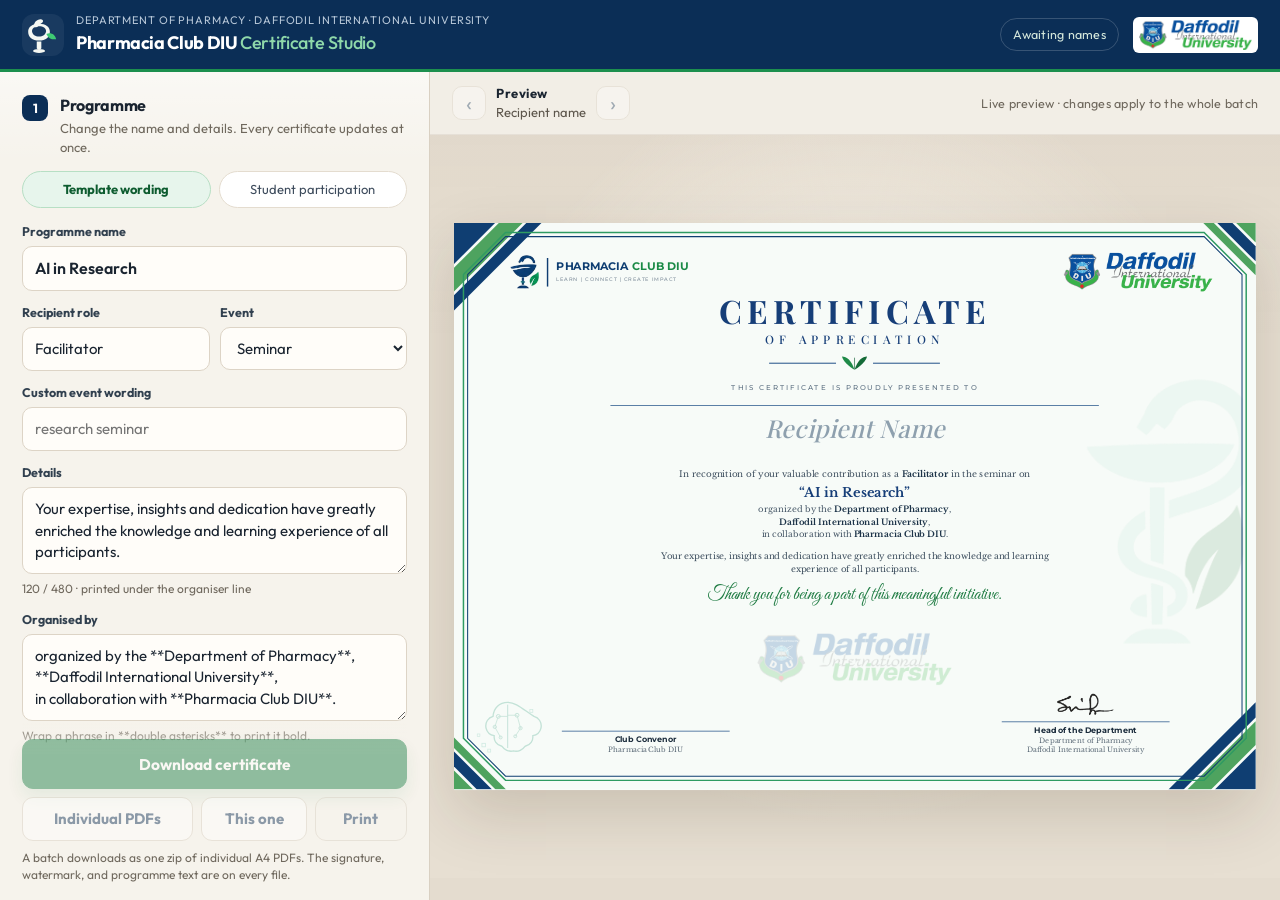
<file: docs/index.html>
<!DOCTYPE html>
<html lang="en">
<head>
  <meta charset="utf-8">
  <meta name="viewport" content="width=device-width, initial-scale=1">
  <title>Certificate Studio · Pharmacia Club DIU</title>
  <link rel="icon" href="favicon.svg" type="image/svg+xml">
  <link rel="stylesheet" href="portal.css">
</head>
<body>
  <header class="topbar">
    <div class="brand">
      <span class="mark" aria-hidden="true">
        <svg viewBox="0 0 86 96" width="34" height="38">
          <ellipse cx="33" cy="88.2" rx="15.2" ry="5.1" fill="#F4F7F2"/>
          <path fill="#F4F7F2" d="M27.2 64.5h11.6v17.2c-.4 1.6-2.6 2.6-5.8 2.6s-5.4-1-5.8-2.6z"/>
          <path fill="#F4F7F2" fill-rule="evenodd" d="M5.5 39.5c0-12.2 10.2-20.2 27.5-20.2 17.2 0 27.4 8 27.4 20.2 0 13.6-10.6 22.6-27.4 22.6C16.1 62.1 5.5 53.1 5.5 39.5zm9.6-1.2c.8-7.4 7-12.2 17.9-12.2s17.1 4.8 17.9 12.2c-1.5 8.2-8.2 13.6-17.9 13.6s-16.4-5.4-17.9-13.6z"/>
          <path fill="#F4F7F2" d="M20.2 27.2c-1.3-10.4 6.2-18.6 16.6-19.2 4.2-.2 7.2 2.2 6.2 6.1-1.1 4.2-6.4 5.2-9.4 8.8-2.1 2.5-4.6 5-8.2 5.6-2.2.4-4.6.1-5.2-1.3z"/>
          <path fill="#3ECA73" d="M51.5 45.2c10.2-4.6 22.6.4 24.8 13.6-11.2 1.2-19.6-2.2-24.8-13.6z"/>
        </svg>
      </span>
      <div>
        <p class="eyebrow">Department of Pharmacy · Daffodil International University</p>
        <h1>Pharmacia Club DIU <span>Certificate Studio</span></h1>
      </div>
    </div>
    <div class="top-meta">
      <span class="pill" id="readyPill">Awaiting names</span>
      <img src="assets/diu-logo.png" alt="Daffodil International University">
    </div>
  </header>

  <main class="workspace">
    <form class="panel" id="form" autocomplete="off">
      <section>
        <header class="sec-h">
          <span class="num">1</span>
          <div>
            <h2>Programme</h2>
            <p>Change the name and details. Every certificate updates at once.</p>
          </div>
        </header>
        <div class="presets" role="group" aria-label="Wording presets">
          <button type="button" class="chip on" data-preset="template">Template wording</button>
          <button type="button" class="chip" data-preset="student">Student participation</button>
        </div>
        <label class="field">
          <span>Programme name</span>
          <input name="programme" maxlength="90" required placeholder="AI in Research">
        </label>
        <div class="split">
          <label class="field">
            <span>Recipient role</span>
            <input name="role" maxlength="48" placeholder="Facilitator">
          </label>
          <label class="field">
            <span>Event</span>
            <select name="eventKind">
              <option value="seminar">Seminar</option>
              <option value="workshop">Workshop</option>
              <option value="training programme">Training programme</option>
              <option value="symposium">Symposium</option>
              <option value="webinar">Webinar</option>
              <option value="short course">Short course</option>
              <option value="custom">Custom…</option>
            </select>
          </label>
        </div>
        <label class="field" id="customEvent" hidden>
          <span>Custom event wording</span>
          <input name="eventCustom" maxlength="48" placeholder="research seminar">
        </label>
        <label class="field">
          <span>Details</span>
          <textarea name="details" maxlength="480" rows="3"></textarea>
          <small class="hint"><span data-count="details">0</span> / 480 · printed under the organiser line</small>
        </label>
        <label class="field">
          <span>Organised by</span>
          <textarea name="organizer" maxlength="420" rows="3"></textarea>
          <small class="hint">Wrap a phrase in **double asterisks** to print it bold.</small>
        </label>
        <label class="field">
          <span>Closing line</span>
          <input name="closing" maxlength="180">
        </label>
        <details class="more">
          <summary>Heading and recognition sentence</summary>
          <label class="field">
            <span>Certificate heading</span>
            <input name="heading" maxlength="42">
          </label>
          <label class="field">
            <span>Subheading</span>
            <input name="subheading" maxlength="42">
          </label>
          <label class="field">
            <span>Presented line</span>
            <input name="presented" maxlength="90">
          </label>
          <label class="field">
            <span>Custom recognition sentence</span>
            <textarea name="recognition" maxlength="240" rows="2" placeholder="Leave blank to build it from the role and event."></textarea>
            <small class="hint">Replaces “In recognition of your valuable contribution…” when filled.</small>
          </label>
        </details>
      </section>

      <section>
        <header class="sec-h">
          <span class="num">2</span>
          <div>
            <h2>Recipients</h2>
            <p>One name per line, or paste a column from Excel. Maximum 100.</p>
          </div>
        </header>
        <label class="field">
          <span>Student names</span>
          <textarea id="names" rows="8" spellcheck="false" placeholder="Nusrat Jahan&#10;Md. Rahim Uddin&#10;Fatima Akter"></textarea>
        </label>
        <div class="name-tools">
          <strong id="count">0 / 100</strong>
          <button type="button" class="textish" id="sampleBtn">Sample list</button>
          <label class="textish fileish">Upload<input id="file" type="file" accept=".txt,.csv,.tsv,text/plain" hidden></label>
          <button type="button" class="textish" id="clearNames">Clear</button>
        </div>
        <p class="warn" id="nameWarn" hidden></p>
        <ol class="roster" id="roster"></ol>
      </section>

      <section>
        <header class="sec-h">
          <span class="num">3</span>
          <div>
            <h2>Signatures &amp; finish</h2>
            <p>The department head signature is placed on every certificate.</p>
          </div>
        </header>
        <div class="sig-grid">
          <div class="sig-card">
            <h3>Club Convenor</h3>
            <div class="drop" id="convDrop">
              <span class="drop-empty">Optional signature</span>
            </div>
            <div class="drop-actions">
              <label class="textish fileish">Upload<input id="convFile" type="file" accept="image/png,image/jpeg,image/webp" hidden></label>
              <button type="button" class="textish" id="convClear" hidden>Remove</button>
            </div>
          </div>
          <div class="sig-card">
            <h3>Head of Department</h3>
            <div class="drop has-image" id="hodDrop">
              <img id="hodPreview" src="assets/signature.png" alt="Department head signature">
            </div>
            <div class="drop-actions">
              <label class="textish fileish">Replace<input id="hodFile" type="file" accept="image/png,image/jpeg,image/webp" hidden></label>
              <button type="button" class="textish" id="hodRestore" hidden>Use uploaded</button>
              <button type="button" class="textish" id="hodClear">Remove</button>
            </div>
          </div>
        </div>
        <details class="more">
          <summary>Edit signatory titles</summary>
          <div class="split">
            <label class="field"><span>Left title</span><input name="leftTitle" maxlength="52"></label>
            <label class="field"><span>Right title</span><input name="rightTitle" maxlength="52"></label>
          </div>
          <div class="split">
            <label class="field"><span>Left line 2</span><input name="leftOrg1" maxlength="64"></label>
            <label class="field"><span>Right line 2</span><input name="rightOrg1" maxlength="64"></label>
          </div>
          <div class="split">
            <label class="field"><span>Left line 3</span><input name="leftOrg2" maxlength="64" placeholder="Optional"></label>
            <label class="field"><span>Right line 3</span><input name="rightOrg2" maxlength="64"></label>
          </div>
          <div class="split">
            <label class="field"><span>Left printed name</span><input name="leftName" maxlength="64" placeholder="Optional"></label>
            <label class="field"><span>Right printed name</span><input name="rightName" maxlength="64" placeholder="Optional"></label>
          </div>
        </details>
        <div class="toggles">
          <label class="check"><input type="checkbox" name="watermark"> Background watermark — Pharmacia Club mark and DIU logo</label>
          <label class="check"><input type="checkbox" name="artwork"> Template corner artwork</label>
          <label class="check"><input type="checkbox" name="showDate"> Print a date</label>
          <label class="check"><input type="checkbox" name="showNumber"> Print certificate numbers</label>
        </div>
        <div class="split" id="dateRow" hidden>
          <label class="field"><span>Date</span><input type="date" name="date"></label>
        </div>
        <div class="split" id="numRow" hidden>
          <label class="field"><span>Number prefix</span><input name="idPrefix" maxlength="24"></label>
          <label class="field"><span>Start at</span><input name="startNumber" type="number" min="1" max="900"></label>
        </div>
      </section>

      <div class="actions">
        <button type="button" class="btn primary" id="btnAll" disabled>Download certificates</button>
        <div class="btn-row">
          <button type="button" class="btn" id="btnZip" disabled>Individual PDFs</button>
          <button type="button" class="btn" id="btnOne" disabled>This one</button>
          <button type="button" class="btn ghost" id="btnPrint" disabled>Print</button>
        </div>
        <p class="fine">A batch downloads as one zip of individual A4 PDFs. The signature, watermark, and programme text are on every file.</p>
        <p class="saved" id="saved" hidden>Draft saved on this browser</p>
      </div>
    </form>

    <section class="stage-wrap">
      <div class="stage-bar">
        <div class="pager">
          <button type="button" id="prev" aria-label="Previous certificate" disabled>‹</button>
          <div>
            <strong id="pos">Preview</strong>
            <span id="posName">Recipient name</span>
          </div>
          <button type="button" id="next" aria-label="Next certificate" disabled>›</button>
        </div>
        <p class="live">Live preview · changes apply to the whole batch</p>
      </div>
      <div class="stage" id="stage">
        <div class="scaler" id="scaler">
          <iframe id="preview" title="Certificate preview" scrolling="no"></iframe>
        </div>
      </div>
    </section>
  </main>

  <div class="overlay" id="overlay" hidden>
    <div class="modal">
      <div class="spinner" aria-hidden="true"></div>
      <h3 id="overlayTitle">Composing certificates</h3>
      <p id="overlayText">Keeping the template, watermark, and signature aligned.</p>
    </div>
  </div>
  <div class="toast" id="toast" hidden role="status"></div>
  <iframe id="printFrame" class="print-frame" title="Print certificates"></iframe>
  <script>window.CERT_STATIC = true;</script>
  <script src="vendor/html2canvas.min.js"></script>
  <script src="vendor/jspdf.umd.min.js"></script>
  <script src="vendor/jszip.min.js"></script>
  <script src="certificate.js?v=snake2"></script>
  <script id="boot" type="application/json">{"defaults": {"heading": "CERTIFICATE", "subheading": "OF APPRECIATION", "presented": "THIS CERTIFICATE IS PROUDLY PRESENTED TO", "role": "Facilitator", "eventKind": "seminar", "eventCustom": "", "programme": "AI in Research", "organizer": "organized by the **Department of Pharmacy**,\n**Daffodil International University**,\nin collaboration with **Pharmacia Club DIU**.", "details": "Your expertise, insights and dedication have greatly enriched the knowledge and learning experience of all participants.", "closing": "Thank you for being a part of this meaningful initiative.", "recognition": "", "leftTitle": "Club Convenor", "leftOrg1": "Pharmacia Club DIU", "leftOrg2": "", "leftName": "", "rightTitle": "Head of the Department", "rightOrg1": "Department of Pharmacy", "rightOrg2": "Daffodil International University", "rightName": "", "showDate": false, "date": "2026-09-25", "showNumber": false, "idPrefix": "PCDIU-2026", "startNumber": 1, "watermark": true, "artwork": true}, "maxNames": 100}</script>
  <script src="portal.js"></script>
</body>
</html>
</file>
<file: docs/portal.css>
@font-face {
  font-family: Outfit;
  font-style: normal;
  font-weight: 400;
  font-display: swap;
  src: url("fonts/outfit-400-normal.woff2") format("woff2");
}
@font-face {
  font-family: Outfit;
  font-style: normal;
  font-weight: 500;
  font-display: swap;
  src: url("fonts/outfit-500-normal.woff2") format("woff2");
}
@font-face {
  font-family: Outfit;
  font-style: normal;
  font-weight: 600;
  font-display: swap;
  src: url("fonts/outfit-600-normal.woff2") format("woff2");
}
@font-face {
  font-family: Outfit;
  font-style: normal;
  font-weight: 700;
  font-display: swap;
  src: url("fonts/outfit-700-normal.woff2") format("woff2");
}

:root {
  --navy: #0b2e56;
  --navy-2: #143e72;
  --green: #147a40;
  --green-2: #1c8f4e;
  --leaf: #e7f5ec;
  --ink: #1a2430;
  --muted: #6f685d;
  --line: #e4dccf;
  --paper: #f6f3ec;
  --desk: #e4dccf;
  --white: #fffdf9;
  --danger: #8e2d2d;
  --shadow: 0 24px 60px rgba(48, 32, 8, 0.16);
}

* { box-sizing: border-box; }
html, body { height: 100%; }
body {
  margin: 0;
  color: var(--ink);
  background: var(--desk);
  font-family: Outfit, "Segoe UI", sans-serif;
  font-size: 15px;
  line-height: 1.45;
}
button, input, textarea, select { font: inherit; color: inherit; }
button { cursor: pointer; }
::selection { background: #d7eedf; color: var(--navy); }

.topbar {
  height: 72px;
  background: var(--navy);
  color: white;
  display: flex;
  align-items: center;
  justify-content: space-between;
  padding: 0 22px;
  border-bottom: 3px solid #1c8f4e;
  gap: 16px;
}
.brand { display: flex; align-items: center; gap: 12px; min-width: 0; }
.brand .mark {
  width: 42px;
  height: 42px;
  border-radius: 12px;
  background: rgba(255, 255, 255, 0.06);
  display: grid;
  place-items: center;
  flex: none;
}
.eyebrow {
  margin: 0;
  font-size: 11px;
  letter-spacing: 0.08em;
  text-transform: uppercase;
  color: #b7c7d8;
}
.topbar h1 {
  margin: 1px 0 0;
  font-size: 18px;
  font-weight: 650;
  letter-spacing: -0.02em;
}
.topbar h1 span {
  color: #8fd9aa;
  font-weight: 500;
}
.top-meta { display: flex; align-items: center; gap: 14px; }
.top-meta img { height: 36px; width: auto; display: block; background: white; border-radius: 6px; padding: 3px 6px; }
.pill {
  border: 1px solid rgba(255, 255, 255, 0.18);
  border-radius: 999px;
  padding: 6px 12px;
  font-size: 12.5px;
  letter-spacing: 0.02em;
  color: #d5e8dc;
  white-space: nowrap;
}
.pill.ready {
  background: #147a40;
  border-color: #147a40;
  color: white;
}

.workspace {
  height: calc(100vh - 72px);
  display: grid;
  grid-template-columns: 430px minmax(0, 1fr);
}
.panel {
  background:
    linear-gradient(180deg, rgba(255, 255, 255, 0.45), transparent 90px),
    var(--paper);
  border-right: 1px solid #d9d0c2;
  overflow: auto;
  padding: 22px 22px 0;
}
.panel::-webkit-scrollbar { width: 10px; }
.panel::-webkit-scrollbar-thumb { background: #d3c8b6; border-radius: 99px; border: 2px solid var(--paper); }

section { margin-bottom: 22px; }
.sec-h { display: flex; gap: 12px; align-items: flex-start; margin-bottom: 14px; }
.sec-h h2 { margin: 0; font-size: 16px; letter-spacing: -0.02em; }
.sec-h p { margin: 2px 0 0; color: var(--muted); font-size: 13px; }
.num {
  width: 26px;
  height: 26px;
  border-radius: 8px;
  background: var(--navy);
  color: white;
  display: grid;
  place-items: center;
  font-size: 13px;
  font-weight: 650;
  flex: none;
  margin-top: 1px;
}

.presets { display: flex; gap: 8px; margin-bottom: 14px; }
.chip {
  flex: 1;
  border: 1px solid var(--line);
  background: white;
  border-radius: 999px;
  padding: 8px 10px;
  font-size: 13px;
  color: #3d4b5c;
}
.chip.on {
  background: var(--leaf);
  border-color: #b7dfc4;
  color: #0e5c30;
  font-weight: 650;
}

.field { display: flex; flex-direction: column; gap: 6px; margin-bottom: 12px; }
.field > span { font-size: 12.5px; font-weight: 650; color: #31404f; }
.field input, .field textarea, .field select {
  width: 100%;
  border: 1px solid #ddd4c6;
  background: var(--white);
  border-radius: 10px;
  padding: 10px 12px;
  outline: none;
  transition: border-color 0.15s, box-shadow 0.15s;
}
.field textarea { resize: vertical; min-height: 72px; line-height: 1.45; }
.field input:focus, .field textarea:focus, .field select:focus {
  border-color: #1c8f4e;
  box-shadow: 0 0 0 3px rgba(20, 122, 64, 0.12);
}
.field input[name="programme"] { font-size: 16px; font-weight: 600; }
.hint { color: var(--muted); font-size: 12px; }
.split { display: grid; grid-template-columns: 1fr 1fr; gap: 10px; }
.more {
  border: 1px solid var(--line);
  border-radius: 12px;
  background: rgba(255, 255, 255, 0.45);
  padding: 0 12px 2px;
  margin-bottom: 12px;
}
.more summary {
  cursor: pointer;
  padding: 10px 0;
  font-size: 13px;
  font-weight: 650;
  color: #31404f;
}
.more[open] { padding-bottom: 8px; }

.name-tools {
  display: flex;
  align-items: center;
  gap: 12px;
  margin: -2px 0 8px;
  flex-wrap: wrap;
}
.name-tools strong { font-size: 13px; color: var(--navy); letter-spacing: 0.02em; }
.name-tools strong.over { color: var(--danger); }
.textish {
  border: 0;
  background: transparent;
  color: var(--green);
  padding: 0;
  font-size: 13px;
  font-weight: 650;
}
.textish:hover { color: #0e5c30; }
.fileish { cursor: pointer; }
.warn {
  background: #fbf1e4;
  color: #7a4b12;
  border-radius: 10px;
  padding: 8px 10px;
  font-size: 13px;
  margin: 0 0 10px;
}
.warn button {
  margin-left: 8px;
  border: 0;
  background: transparent;
  color: #7a4b12;
  font-weight: 700;
  text-decoration: underline;
  padding: 0;
}

.roster {
  list-style: none;
  margin: 0;
  padding: 0;
  max-height: 220px;
  overflow: auto;
  border: 1px solid var(--line);
  border-radius: 12px;
  background: white;
}
.roster:empty { display: none; }
.roster li {
  display: grid;
  grid-template-columns: 36px 1fr auto;
  gap: 8px;
  align-items: center;
  padding: 7px 8px 7px 10px;
  border-bottom: 1px solid #f0ebe3;
  cursor: pointer;
}
.roster li:last-child { border-bottom: 0; }
.roster li.active { background: #f3faf5; box-shadow: inset 3px 0 0 var(--green); }
.roster .idx {
  font-variant-numeric: tabular-nums;
  color: #8a8174;
  font-size: 12px;
}
.roster .who { font-size: 14px; overflow: hidden; text-overflow: ellipsis; white-space: nowrap; }
.roster .x {
  border: 0;
  background: transparent;
  color: #9a9084;
  width: 26px;
  height: 26px;
  border-radius: 7px;
}
.roster .x:hover { background: #f6e8e4; color: var(--danger); }

.sig-grid { display: grid; grid-template-columns: 1fr 1fr; gap: 10px; margin-bottom: 12px; }
.sig-card {
  background: white;
  border: 1px solid var(--line);
  border-radius: 12px;
  padding: 10px;
}
.sig-card h3 { margin: 0 0 8px; font-size: 13px; }
.drop {
  height: 72px;
  border-radius: 10px;
  background:
    linear-gradient(#f7f4ee, #f7f4ee) padding-box,
    repeating-linear-gradient(90deg, #e7dfd2, #e7dfd2 8px, transparent 8px, transparent 14px) border-box;
  border: 1px dashed #d9d0c2;
  display: grid;
  place-items: center;
  overflow: hidden;
}
.drop img { max-width: 92%; max-height: 62px; object-fit: contain; }
.drop-empty { font-size: 12px; color: #9a9084; }
.drop-actions { display: flex; gap: 10px; margin-top: 8px; flex-wrap: wrap; }

.toggles { display: flex; flex-direction: column; gap: 8px; margin: 4px 0 12px; }
.check {
  display: flex;
  gap: 8px;
  align-items: flex-start;
  font-size: 13.5px;
  color: #2c3a48;
}
.check input { margin-top: 3px; accent-color: var(--green); }

.actions {
  position: sticky;
  bottom: 0;
  background: linear-gradient(transparent, var(--paper) 18%);
  padding: 16px 0 16px;
}
.btn {
  border: 1px solid #d7cec0;
  background: white;
  border-radius: 11px;
  padding: 10px 12px;
  font-weight: 650;
  color: var(--navy);
}
.btn:disabled { opacity: 0.45; cursor: not-allowed; }
.btn.primary {
  width: 100%;
  background: var(--green);
  border-color: var(--green);
  color: white;
  padding: 13px 14px;
  font-size: 15.5px;
  box-shadow: 0 8px 18px rgba(20, 122, 64, 0.18);
}
.btn.primary:hover:not(:disabled) { background: #106836; }
.btn.ghost { background: transparent; }
.btn-row { display: grid; grid-template-columns: 1.3fr 0.8fr 0.7fr; gap: 8px; margin-top: 8px; }
.fine, .saved { margin: 8px 0 0; color: var(--muted); font-size: 12px; }
.saved { color: #1c8f4e; }

.stage-wrap { display: flex; flex-direction: column; min-width: 0; min-height: 0; overflow: hidden; }
.stage-bar {
  display: flex;
  align-items: center;
  justify-content: space-between;
  gap: 12px;
  padding: 12px 22px;
  background: rgba(255, 253, 249, 0.55);
  border-bottom: 1px solid rgba(90, 70, 40, 0.08);
}
.pager { display: flex; align-items: center; gap: 10px; min-width: 0; }
.pager button {
  width: 34px;
  height: 34px;
  border-radius: 10px;
  border: 1px solid #d7cec0;
  background: white;
  font-size: 22px;
  line-height: 1;
  color: var(--navy);
}
.pager button:disabled { opacity: 0.35; }
.pager strong { display: block; font-size: 13px; letter-spacing: 0.04em; }
.pager span {
  display: block;
  max-width: 280px;
  overflow: hidden;
  text-overflow: ellipsis;
  white-space: nowrap;
  color: #5d564c;
  font-size: 13px;
}
.live { margin: 0; color: #6f685d; font-size: 12.5px; letter-spacing: 0.02em; }

.stage {
  flex: 1;
  min-height: 0;
  display: flex;
  align-items: center;
  justify-content: center;
  padding: 28px;
  overflow: hidden;
  background:
    radial-gradient(ellipse at 50% 42%, rgba(255, 252, 246, 0.72), transparent 62%),
    linear-gradient(180deg, rgba(90, 70, 40, 0.04), transparent 28%),
    #e7dfd2;
}
.scaler {
  position: relative;
  box-shadow: var(--shadow), 0 1px 0 rgba(255, 255, 255, 0.7) inset;
  background: white;
  line-height: 0;
}
.scaler.is-loading iframe { opacity: 0.55; }
#preview {
  width: 297mm;
  height: 210mm;
  border: 0;
  display: block;
  background: #f7fbf8;
  transform-origin: top left;
}
.print-frame {
  position: fixed;
  width: 0;
  height: 0;
  border: 0;
  opacity: 0;
  pointer-events: none;
}
.capture-frame {
  position: fixed;
  left: -4000px;
  top: 0;
  width: 297mm;
  height: 210mm;
  border: 0;
  background: #f7fbf8;
}

.overlay {
  position: fixed;
  inset: 0;
  background: rgba(11, 28, 48, 0.46);
  display: grid;
  place-items: center;
  z-index: 20;
  padding: 20px;
}
.overlay[hidden] { display: none; }
.modal {
  width: min(420px, 100%);
  background: var(--paper);
  border-radius: 18px;
  padding: 26px 24px;
  text-align: center;
  box-shadow: var(--shadow);
}
.modal h3 { margin: 12px 0 6px; font-size: 20px; }
.modal p { margin: 0; color: var(--muted); }
.spinner {
  width: 36px;
  height: 36px;
  margin: 0 auto;
  border-radius: 50%;
  border: 3px solid #d7eee0;
  border-top-color: var(--green);
  animation: spin 0.8s linear infinite;
}
@keyframes spin { to { transform: rotate(360deg); } }

.toast {
  position: fixed;
  bottom: 18px;
  left: 50%;
  transform: translateX(-50%);
  background: var(--navy);
  color: white;
  border-radius: 999px;
  padding: 10px 16px;
  font-size: 13.5px;
  z-index: 30;
  max-width: min(520px, calc(100% - 24px));
  box-shadow: var(--shadow);
}
.toast[hidden] { display: none; }
.toast.bad { background: #6e2424; }

@media (max-width: 980px) {
  .workspace { grid-template-columns: 1fr; height: auto; }
  .panel { max-height: none; border-right: 0; border-bottom: 1px solid #d9d0c2; }
  .stage-wrap { min-height: 78vh; }
  .topbar { height: auto; padding: 12px 14px; align-items: flex-start; }
  .top-meta img { display: none; }
  .btn-row { grid-template-columns: 1fr; }
}
</file>
